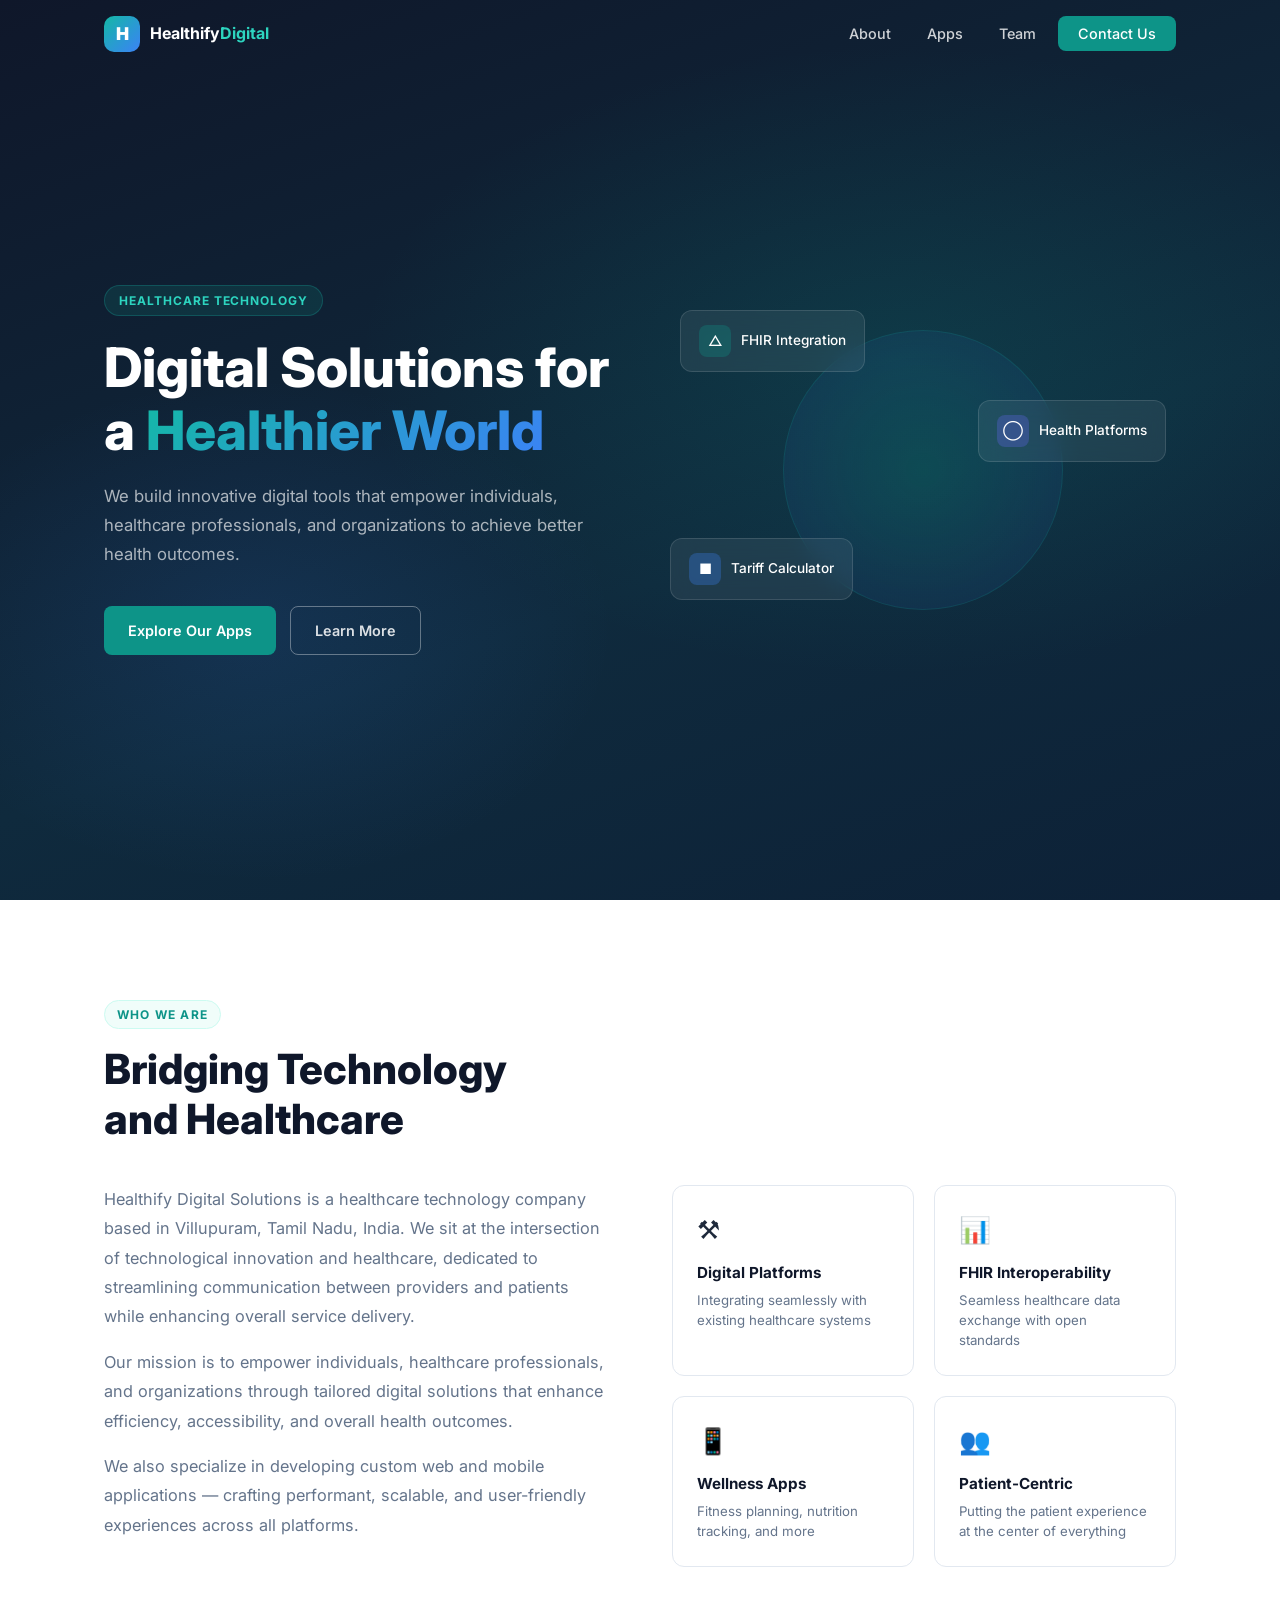
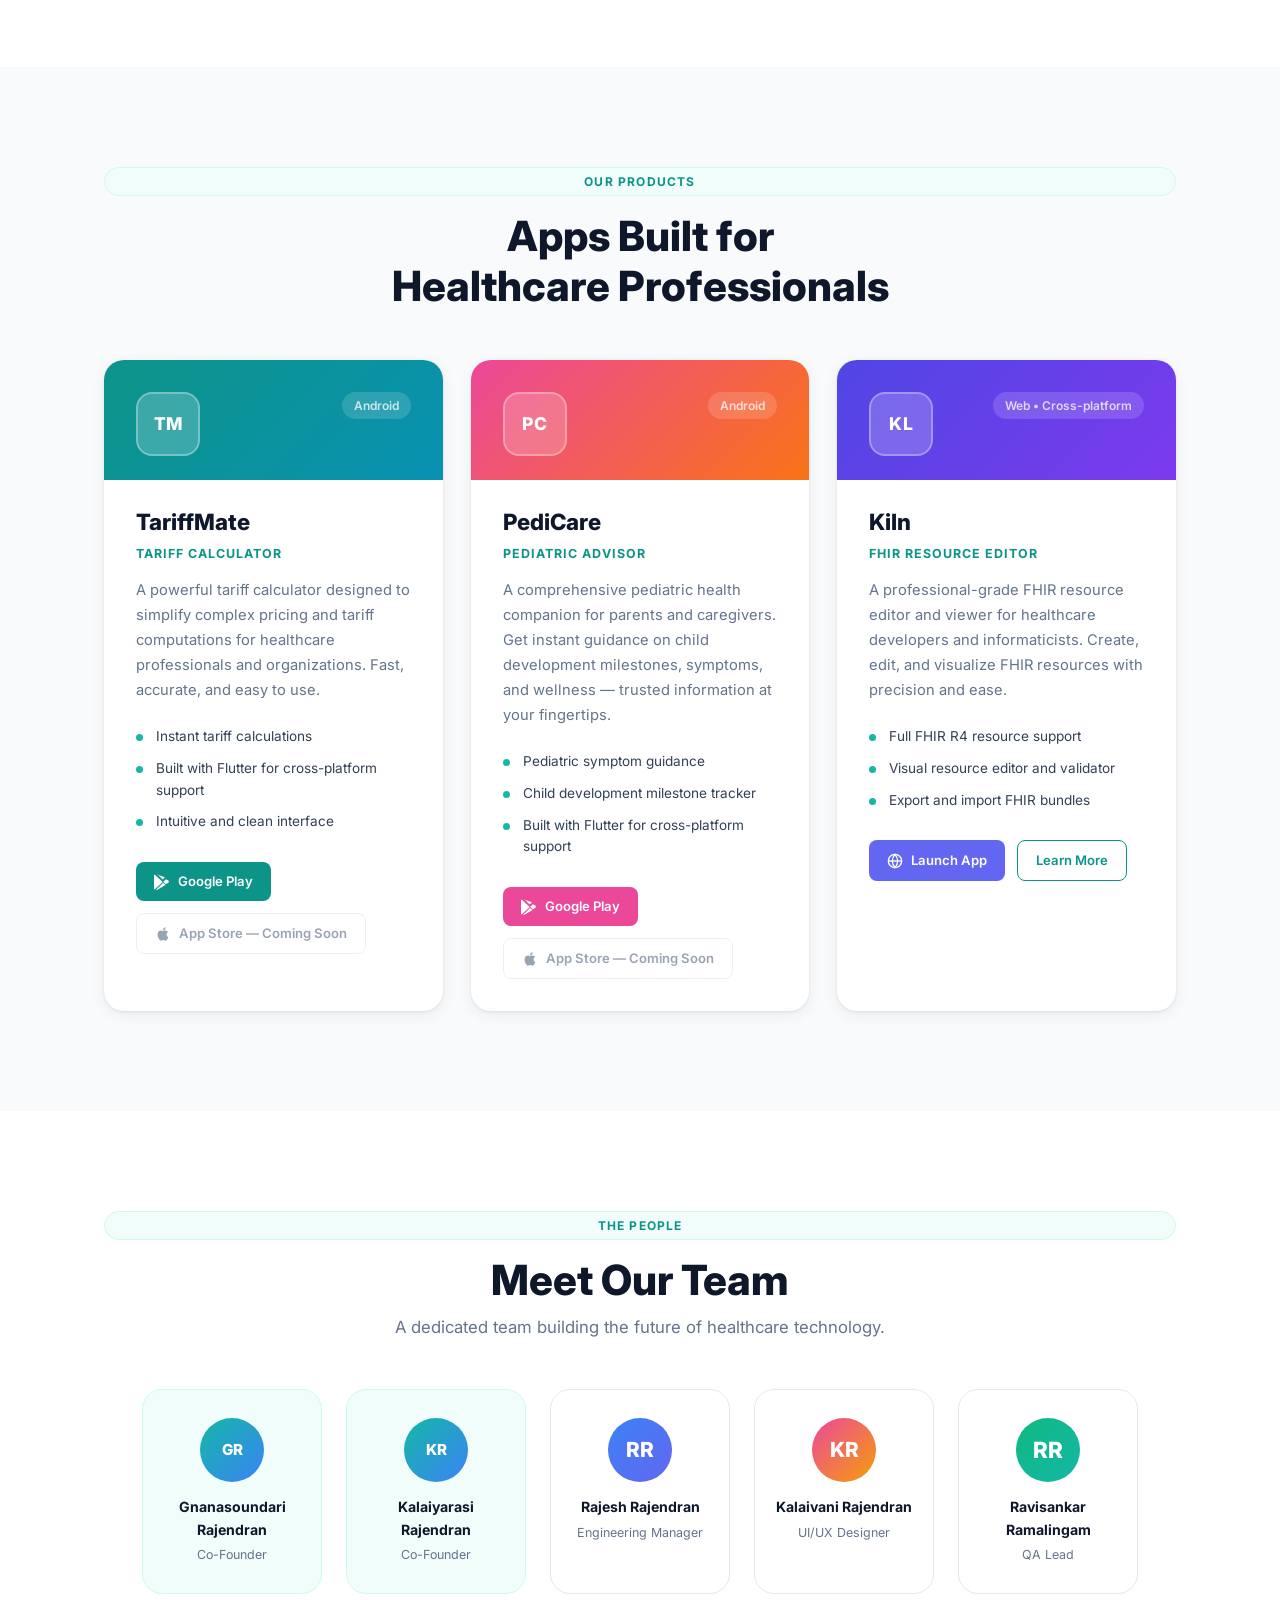
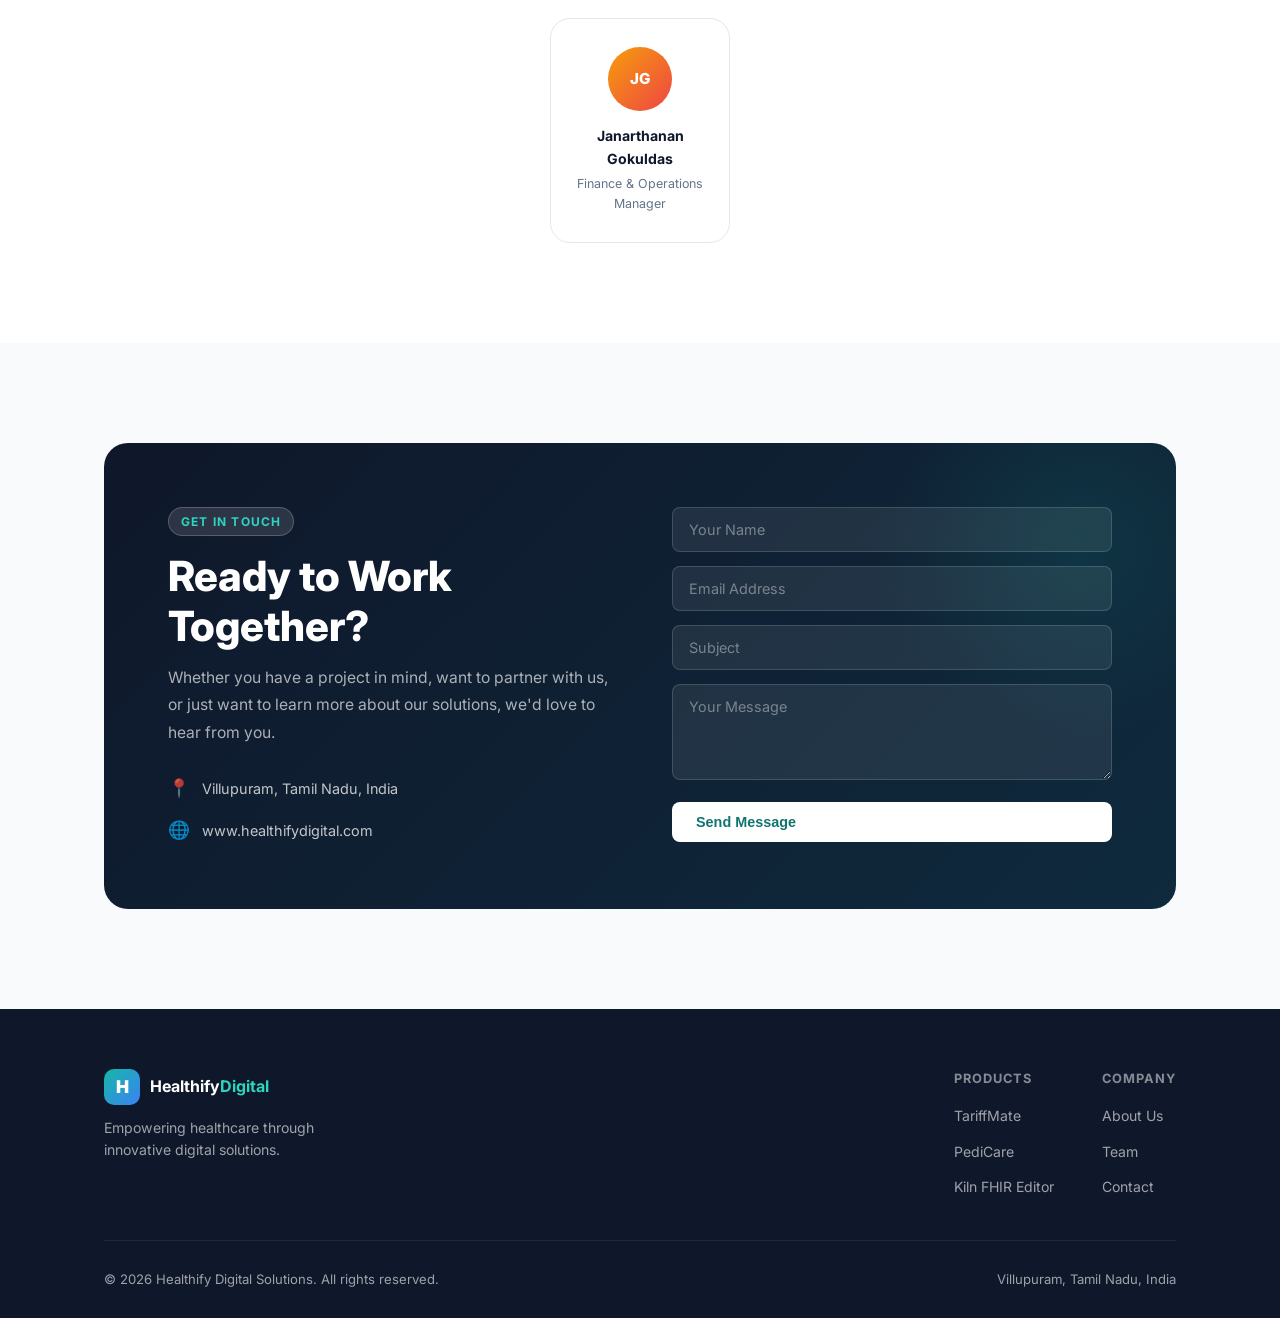
<file: index.html>
<!DOCTYPE html>
<html lang="en">
<head>
  <meta charset="UTF-8" />
  <meta name="viewport" content="width=device-width, initial-scale=1.0" />
  <title>Healthify Digital Solutions</title>
  <link rel="stylesheet" href="style.css" />
  <link href="https://fonts.googleapis.com/css2?family=Inter:wght@300;400;500;600;700;800&display=swap" rel="stylesheet" />
</head>
<body>

  <!-- Navigation -->
  <nav class="navbar" id="navbar">
    <div class="nav-container">
      <a href="#home" class="nav-logo">
        <span class="logo-icon">H</span>
        <span class="logo-text">Healthify<span class="logo-accent">Digital</span></span>
      </a>
      <ul class="nav-links" id="navLinks">
        <li><a href="#about">About</a></li>
        <li><a href="#apps">Apps</a></li>
        <li><a href="#team">Team</a></li>
        <li><a href="#contact" class="nav-cta">Contact Us</a></li>
      </ul>
      <button class="nav-toggle" id="navToggle" aria-label="Toggle menu">
        <span></span><span></span><span></span>
      </button>
    </div>
  </nav>

  <!-- Hero -->
  <section class="hero" id="home">
    <div class="hero-bg"></div>
    <div class="container">
      <div class="hero-content">
        <span class="hero-badge">Healthcare Technology</span>
        <h1 class="hero-title">
          Digital Solutions for a <span class="gradient-text">Healthier World</span>
        </h1>
        <p class="hero-subtitle">
          We build innovative digital tools that empower individuals, healthcare professionals,
          and organizations to achieve better health outcomes.
        </p>
        <div class="hero-actions">
          <a href="#apps" class="btn btn-primary">Explore Our Apps</a>
          <a href="#about" class="btn btn-ghost">Learn More</a>
        </div>
      </div>
      <div class="hero-visual">
        <div class="hero-card card-1">
          <div class="card-icon teal">&#9651;</div>
          <span>FHIR Integration</span>
        </div>
        <div class="hero-card card-2">
          <div class="card-icon blue">&#9632;</div>
          <span>Tariff Calculator</span>
        </div>
        <div class="hero-card card-3">
          <div class="card-icon indigo">&#9711;</div>
          <span>Health Platforms</span>
        </div>
        <div class="hero-orb"></div>
      </div>
    </div>
  </section>

  <!-- About -->
  <section class="about" id="about">
    <div class="container">
      <div class="section-label">Who We Are</div>
      <h2 class="section-title">Bridging Technology <br/> and Healthcare</h2>
      <div class="about-grid">
        <div class="about-text">
          <p>
            Healthify Digital Solutions is a healthcare technology company based in
            Villupuram, Tamil Nadu, India. We sit at the intersection of technological
            innovation and healthcare, dedicated to streamlining communication between
            providers and patients while enhancing overall service delivery.
          </p>
          <p>
            Our mission is to empower individuals, healthcare professionals, and organizations
            through tailored digital solutions that enhance efficiency, accessibility,
            and overall health outcomes.
          </p>
          <p>
            We also specialize in developing custom web and mobile applications — crafting
            performant, scalable, and user-friendly experiences across all platforms.
          </p>
        </div>
        <div class="about-pillars">
          <div class="pillar">
            <div class="pillar-icon">&#9874;</div>
            <h4>Digital Platforms</h4>
            <p>Integrating seamlessly with existing healthcare systems</p>
          </div>
          <div class="pillar">
            <div class="pillar-icon">&#128202;</div>
            <h4>FHIR Interoperability</h4>
            <p>Seamless healthcare data exchange with open standards</p>
          </div>
          <div class="pillar">
            <div class="pillar-icon">&#128241;</div>
            <h4>Wellness Apps</h4>
            <p>Fitness planning, nutrition tracking, and more</p>
          </div>
          <div class="pillar">
            <div class="pillar-icon">&#128101;</div>
            <h4>Patient-Centric</h4>
            <p>Putting the patient experience at the center of everything</p>
          </div>
        </div>
      </div>
    </div>
  </section>

  <!-- Apps -->
  <section class="apps" id="apps">
    <div class="container">
      <div class="section-label">Our Products</div>
      <h2 class="section-title">Apps Built for <br/>Healthcare Professionals</h2>
      <div class="apps-grid">

        <!-- TariffMate -->
        <div class="app-card" data-aos="fade-up">
          <div class="app-card-header tariffmate-header">
            <div class="app-icon-wrap">
              <div class="app-icon tariffmate-icon">TM</div>
            </div>
            <span class="app-platform">Android</span>
          </div>
          <div class="app-card-body">
            <h3>TariffMate</h3>
            <p class="app-tag">Tariff Calculator</p>
            <p class="app-desc">
              A powerful tariff calculator designed to simplify complex pricing and tariff
              computations for healthcare professionals and organizations. Fast, accurate,
              and easy to use.
            </p>
            <ul class="app-features">
              <li>Instant tariff calculations</li>
              <li>Built with Flutter for cross-platform support</li>
              <li>Intuitive and clean interface</li>
            </ul>
            <div class="app-actions">
              <a href="https://play.google.com/store/apps/details?id=com.healthifydigital.apps.tariffmate" target="_blank" rel="noopener" class="btn btn-primary btn-sm">
                <svg width="16" height="16" viewBox="0 0 24 24" fill="currentColor"><path d="M3.18 23.76a2.07 2.07 0 001.91-.18l12.19-7.04-3.44-3.44-10.66 10.66zM20.9 9.5L17.85 7.7 14.1 11.44l3.76 3.76 3.06-1.81a2.08 2.08 0 000-3.89zM.9.79A2.07 2.07 0 00.01 2.5v19a2.06 2.06 0 00.89 1.71L13.03 12 .9.79zM5.09.42L13.03 8.37l3.44-3.44L4.28.6A2.08 2.08 0 005.09.42z"/></svg>
                Google Play
              </a>
              <span class="btn btn-coming-soon btn-sm">
                <svg width="16" height="16" viewBox="0 0 24 24" fill="currentColor"><path d="M18.71 19.5c-.83 1.24-1.71 2.45-3.05 2.47-1.34.03-1.77-.79-3.29-.79-1.53 0-2 .77-3.27.82-1.31.05-2.3-1.32-3.14-2.53C4.25 17 2.94 12.45 4.7 9.39c.87-1.52 2.43-2.48 4.12-2.51 1.28-.02 2.5.87 3.29.87.78 0 2.26-1.07 3.8-.91.65.03 2.47.26 3.64 1.98l-.09.06c-.22.15-2.19 1.28-2.17 3.81.03 3.02 2.65 4.03 2.68 4.04-.03.07-.42 1.44-1.38 2.73M13 3.5c.73-.83 1.94-1.46 2.94-1.5.13 1.17-.34 2.35-1.04 3.19-.69.85-1.83 1.51-2.95 1.42-.15-1.15.41-2.35 1.05-3.11z"/></svg>
                App Store — Coming Soon
              </span>
            </div>
          </div>
        </div>

        <!-- PediCare -->
        <div class="app-card" data-aos="fade-up" data-aos-delay="100">
          <div class="app-card-header pedicare-header">
            <div class="app-icon-wrap">
              <div class="app-icon pedicare-icon">PC</div>
            </div>
            <span class="app-platform">Android</span>
          </div>
          <div class="app-card-body">
            <h3>PediCare</h3>
            <p class="app-tag">Pediatric Advisor</p>
            <p class="app-desc">
              A comprehensive pediatric health companion for parents and caregivers. Get
              instant guidance on child development milestones, symptoms, and wellness
              — trusted information at your fingertips.
            </p>
            <ul class="app-features">
              <li>Pediatric symptom guidance</li>
              <li>Child development milestone tracker</li>
              <li>Built with Flutter for cross-platform support</li>
            </ul>
            <div class="app-actions">
              <a href="https://play.google.com/store/apps/details?id=com.healthifydigital.apps.pedicare" target="_blank" rel="noopener" class="btn btn-primary btn-sm" style="background: #ec4899;">
                <svg width="16" height="16" viewBox="0 0 24 24" fill="currentColor"><path d="M3.18 23.76a2.07 2.07 0 001.91-.18l12.19-7.04-3.44-3.44-10.66 10.66zM20.9 9.5L17.85 7.7 14.1 11.44l3.76 3.76 3.06-1.81a2.08 2.08 0 000-3.89zM.9.79A2.07 2.07 0 00.01 2.5v19a2.06 2.06 0 00.89 1.71L13.03 12 .9.79zM5.09.42L13.03 8.37l3.44-3.44L4.28.6A2.08 2.08 0 005.09.42z"/></svg>
                Google Play
              </a>
              <span class="btn btn-coming-soon btn-sm">
                <svg width="16" height="16" viewBox="0 0 24 24" fill="currentColor"><path d="M18.71 19.5c-.83 1.24-1.71 2.45-3.05 2.47-1.34.03-1.77-.79-3.29-.79-1.53 0-2 .77-3.27.82-1.31.05-2.3-1.32-3.14-2.53C4.25 17 2.94 12.45 4.7 9.39c.87-1.52 2.43-2.48 4.12-2.51 1.28-.02 2.5.87 3.29.87.78 0 2.26-1.07 3.8-.91.65.03 2.47.26 3.64 1.98l-.09.06c-.22.15-2.19 1.28-2.17 3.81.03 3.02 2.65 4.03 2.68 4.04-.03.07-.42 1.44-1.38 2.73M13 3.5c.73-.83 1.94-1.46 2.94-1.5.13 1.17-.34 2.35-1.04 3.19-.69.85-1.83 1.51-2.95 1.42-.15-1.15.41-2.35 1.05-3.11z"/></svg>
                App Store — Coming Soon
              </span>
            </div>
          </div>
        </div>

        <!-- Kiln -->
        <div class="app-card" data-aos="fade-up" data-aos-delay="200">
          <div class="app-card-header kiln-header">
            <div class="app-icon-wrap">
              <div class="app-icon kiln-icon">KL</div>
            </div>
            <span class="app-platform">Web &bull; Cross-platform</span>
          </div>
          <div class="app-card-body">
            <h3>Kiln</h3>
            <p class="app-tag">FHIR Resource Editor</p>
            <p class="app-desc">
              A professional-grade FHIR resource editor and viewer for healthcare developers
              and informaticists. Create, edit, and visualize FHIR resources with precision
              and ease.
            </p>
            <ul class="app-features">
              <li>Full FHIR R4 resource support</li>
              <li>Visual resource editor and validator</li>
              <li>Export and import FHIR bundles</li>
            </ul>
            <div class="app-actions">
              <a href="#" class="btn btn-primary btn-sm kiln-btn">
                <svg width="16" height="16" viewBox="0 0 24 24" fill="none" stroke="currentColor" stroke-width="2"><circle cx="12" cy="12" r="10"/><line x1="2" y1="12" x2="22" y2="12"/><path d="M12 2a15.3 15.3 0 014 10 15.3 15.3 0 01-4 10 15.3 15.3 0 01-4-10 15.3 15.3 0 014-10z"/></svg>
                Launch App
              </a>
              <a href="#" class="btn btn-outline btn-sm">Learn More</a>
            </div>
          </div>
        </div>

      </div>
    </div>
  </section>

  <!-- Team -->
  <section class="team" id="team">
    <div class="container">
      <div class="section-label">The People</div>
      <h2 class="section-title">Meet Our Team</h2>
      <p class="section-subtitle">A dedicated team building the future of healthcare technology.</p>
      <div class="team-grid">
        <div class="team-card founder">
          <div class="team-avatar">GR</div>
          <h4>Gnanasoundari Rajendran</h4>
          <p>Co-Founder</p>
        </div>
        <div class="team-card founder">
          <div class="team-avatar">KR</div>
          <h4>Kalaiyarasi Rajendran</h4>
          <p>Co-Founder</p>
        </div>
        <div class="team-card">
          <div class="team-avatar eng">RR</div>
          <h4>Rajesh Rajendran</h4>
          <p>Engineering Manager</p>
        </div>
        <div class="team-card">
          <div class="team-avatar des">KR</div>
          <h4>Kalaivani Rajendran</h4>
          <p>UI/UX Designer</p>
        </div>
        <div class="team-card">
          <div class="team-avatar qa">RR</div>
          <h4>Ravisankar Ramalingam</h4>
          <p>QA Lead</p>
        </div>
        <div class="team-card">
          <div class="team-avatar fin">JG</div>
          <h4>Janarthanan Gokuldas</h4>
          <p>Finance & Operations Manager</p>
        </div>
      </div>
    </div>
  </section>

  <!-- Contact -->
  <section class="contact" id="contact">
    <div class="container">
      <div class="contact-card">
        <div class="contact-info">
          <div class="section-label light">Get In Touch</div>
          <h2 class="section-title light">Ready to Work <br/>Together?</h2>
          <p>
            Whether you have a project in mind, want to partner with us, or just want
            to learn more about our solutions, we'd love to hear from you.
          </p>
          <div class="contact-details">
            <div class="contact-item">
              <span class="contact-icon">&#128205;</span>
              <span>Villupuram, Tamil Nadu, India</span>
            </div>
            <div class="contact-item">
              <span class="contact-icon">&#127760;</span>
              <span>www.healthifydigital.com</span>
            </div>
          </div>
        </div>
        <form class="contact-form" onsubmit="handleSubmit(event)">
          <!-- Web3Forms: replace YOUR_ACCESS_KEY with the key from web3forms.com -->
          <input type="hidden" name="access_key" value="f5ae326e-b403-4b2b-ad51-0164c7ed6e3f" />
          <input type="hidden" name="subject" value="New message from Healthify Digital website" />
          <input type="hidden" name="from_name" value="Healthify Digital Contact Form" />
          <input type="checkbox" name="botcheck" style="display:none;" />
          <div class="form-group">
            <input type="text" name="name" placeholder="Your Name" required />
          </div>
          <div class="form-group">
            <input type="email" name="email" placeholder="Email Address" required />
          </div>
          <div class="form-group">
            <input type="text" name="subject_message" placeholder="Subject" />
          </div>
          <div class="form-group">
            <textarea name="message" placeholder="Your Message" rows="4" required></textarea>
          </div>
          <button type="submit" class="btn btn-white">Send Message</button>
          <p class="form-success" id="formSuccess">Message sent! We'll get back to you soon.</p>
          <p class="form-error" id="formError">Something went wrong. Please try again.</p>
        </form>
      </div>
    </div>
  </section>

  <!-- Footer -->
  <footer class="footer">
    <div class="container">
      <div class="footer-top">
        <div class="footer-brand">
          <a href="#home" class="nav-logo">
            <span class="logo-icon">H</span>
            <span class="logo-text">Healthify<span class="logo-accent">Digital</span></span>
          </a>
          <p>Empowering healthcare through innovative digital solutions.</p>
        </div>
        <div class="footer-links">
          <div class="footer-col">
            <h5>Products</h5>
            <ul>
              <li><a href="#apps">TariffMate</a></li>
              <li><a href="#apps">PediCare</a></li>
              <li><a href="#apps">Kiln FHIR Editor</a></li>
            </ul>
          </div>
          <div class="footer-col">
            <h5>Company</h5>
            <ul>
              <li><a href="#about">About Us</a></li>
              <li><a href="#team">Team</a></li>
              <li><a href="#contact">Contact</a></li>
            </ul>
          </div>
        </div>
      </div>
      <div class="footer-bottom">
        <p>&copy; 2026 Healthify Digital Solutions. All rights reserved.</p>
        <p>Villupuram, Tamil Nadu, India</p>
      </div>
    </div>
  </footer>

  <script src="script.js"></script>
</body>
</html>
</file>
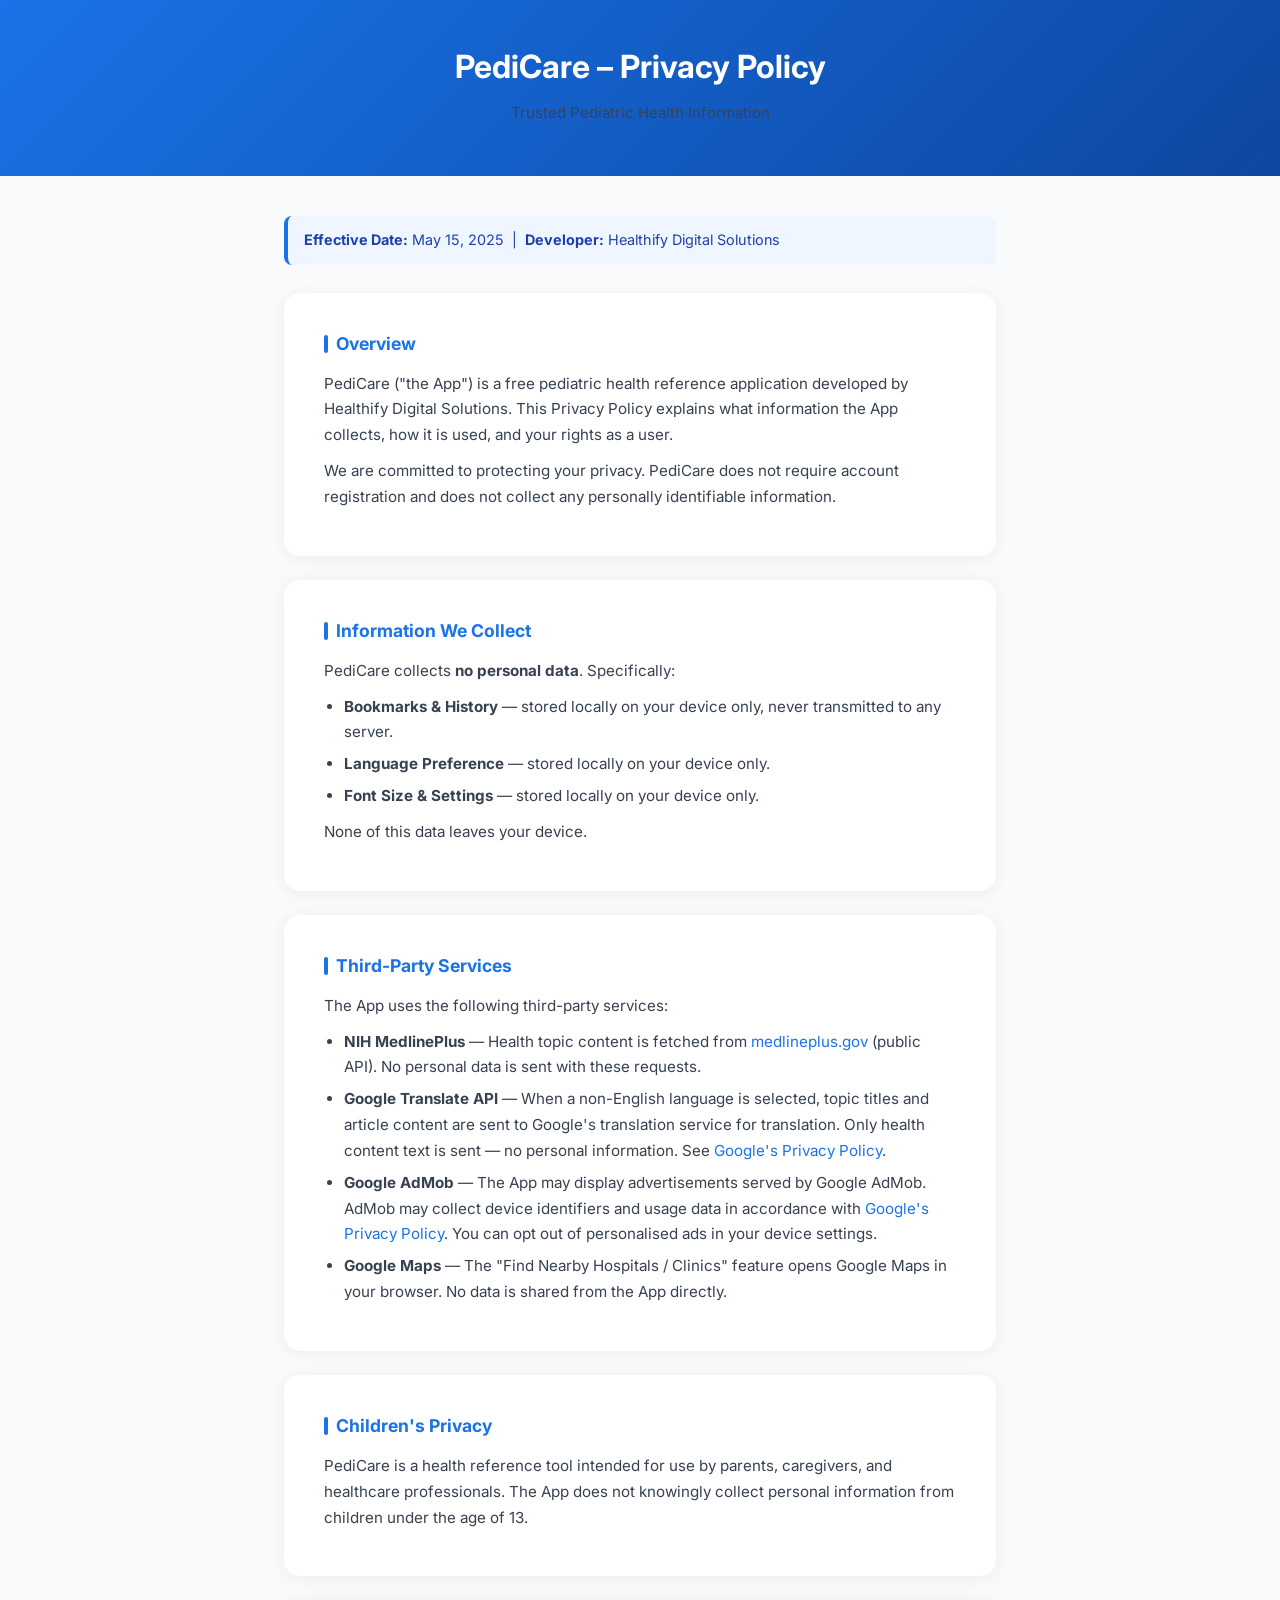
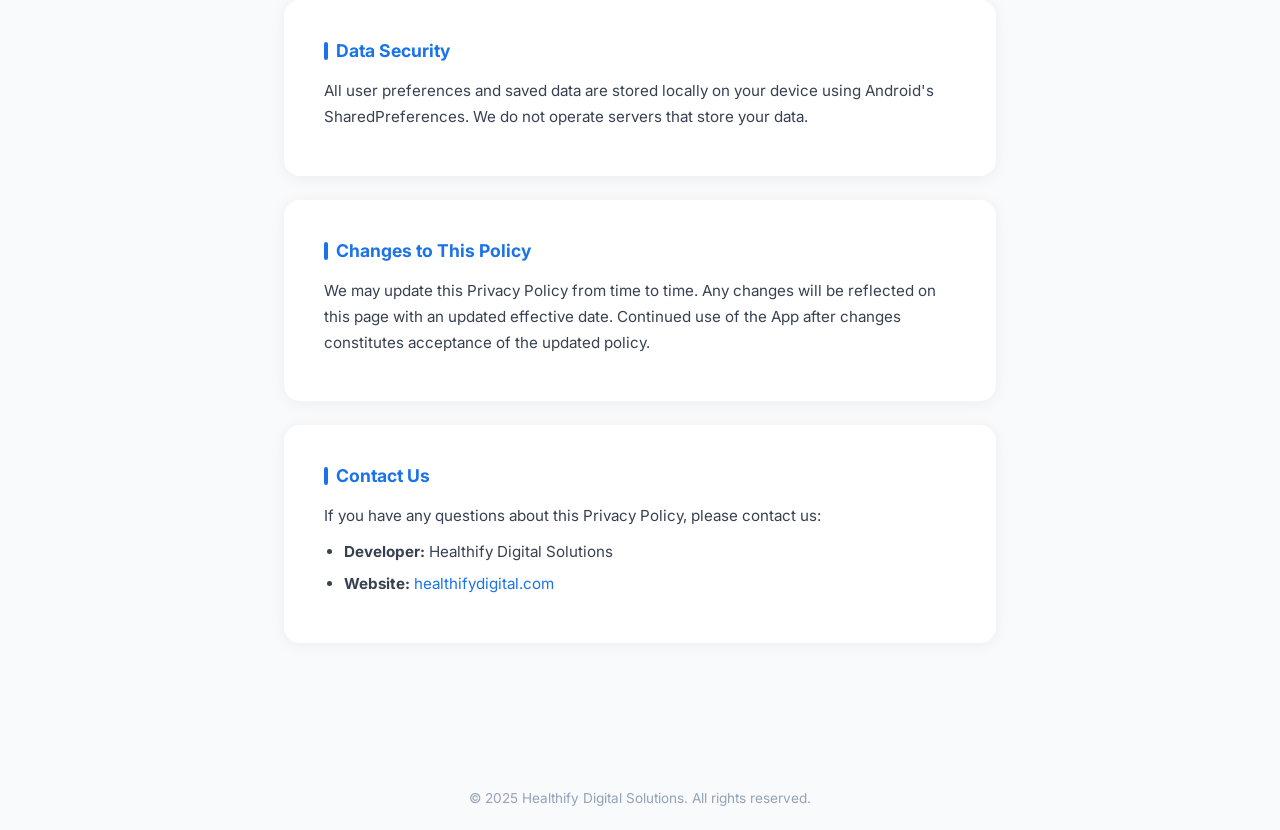
<file: privacy-pedicare.html>
<!DOCTYPE html>
<html lang="en">
<head>
  <meta charset="UTF-8" />
  <meta name="viewport" content="width=device-width, initial-scale=1.0" />
  <title>PediCare – Privacy Policy</title>
  <link href="https://fonts.googleapis.com/css2?family=Inter:wght@300;400;500;600;700&display=swap" rel="stylesheet" />
  <style>
    *, *::before, *::after { box-sizing: border-box; margin: 0; padding: 0; }
    body {
      font-family: 'Inter', sans-serif;
      background: #f8fafc;
      color: #1e293b;
      line-height: 1.7;
    }
    header {
      background: linear-gradient(135deg, #1a73e8 0%, #0d47a1 100%);
      padding: 40px 24px;
      text-align: center;
      color: white;
    }
    header h1 { font-size: 2rem; font-weight: 700; margin-bottom: 6px; }
    header p { font-size: 0.95rem; opacity: 0.85; }
    .container {
      max-width: 760px;
      margin: 40px auto;
      padding: 0 24px 60px;
    }
    .card {
      background: white;
      border-radius: 16px;
      padding: 36px 40px;
      box-shadow: 0 2px 16px rgba(0,0,0,0.06);
      margin-bottom: 24px;
    }
    h2 {
      font-size: 1.1rem;
      font-weight: 700;
      color: #1a73e8;
      margin-bottom: 12px;
      display: flex;
      align-items: center;
      gap: 8px;
    }
    h2::before {
      content: '';
      display: inline-block;
      width: 4px;
      height: 18px;
      background: #1a73e8;
      border-radius: 2px;
    }
    p { margin-bottom: 10px; font-size: 0.95rem; color: #374151; }
    ul { padding-left: 20px; margin-bottom: 10px; }
    ul li { font-size: 0.95rem; color: #374151; margin-bottom: 6px; }
    .effective {
      background: #eff6ff;
      border-left: 4px solid #1a73e8;
      padding: 12px 16px;
      border-radius: 8px;
      font-size: 0.9rem;
      color: #1e40af;
      margin-bottom: 28px;
    }
    footer {
      text-align: center;
      font-size: 0.85rem;
      color: #94a3b8;
      padding: 20px;
    }
    a { color: #1a73e8; text-decoration: none; }
    a:hover { text-decoration: underline; }
  </style>
</head>
<body>

<header>
  <h1>PediCare – Privacy Policy</h1>
  <p>Trusted Pediatric Health Information</p>
</header>

<div class="container">

  <div class="effective">
    <strong>Effective Date:</strong> May 15, 2025 &nbsp;|&nbsp;
    <strong>Developer:</strong> Healthify Digital Solutions
  </div>

  <div class="card">
    <h2>Overview</h2>
    <p>
      PediCare ("the App") is a free pediatric health reference application developed by
      Healthify Digital Solutions. This Privacy Policy explains what information the App
      collects, how it is used, and your rights as a user.
    </p>
    <p>
      We are committed to protecting your privacy. PediCare does not require account
      registration and does not collect any personally identifiable information.
    </p>
  </div>

  <div class="card">
    <h2>Information We Collect</h2>
    <p>PediCare collects <strong>no personal data</strong>. Specifically:</p>
    <ul>
      <li><strong>Bookmarks &amp; History</strong> — stored locally on your device only, never transmitted to any server.</li>
      <li><strong>Language Preference</strong> — stored locally on your device only.</li>
      <li><strong>Font Size &amp; Settings</strong> — stored locally on your device only.</li>
    </ul>
    <p>None of this data leaves your device.</p>
  </div>

  <div class="card">
    <h2>Third-Party Services</h2>
    <p>The App uses the following third-party services:</p>
    <ul>
      <li>
        <strong>NIH MedlinePlus</strong> — Health topic content is fetched from
        <a href="https://medlineplus.gov" target="_blank">medlineplus.gov</a> (public API).
        No personal data is sent with these requests.
      </li>
      <li>
        <strong>Google Translate API</strong> — When a non-English language is selected,
        topic titles and article content are sent to Google's translation service for
        translation. Only health content text is sent — no personal information.
        See <a href="https://policies.google.com/privacy" target="_blank">Google's Privacy Policy</a>.
      </li>
      <li>
        <strong>Google AdMob</strong> — The App may display advertisements served by
        Google AdMob. AdMob may collect device identifiers and usage data in accordance
        with <a href="https://policies.google.com/privacy" target="_blank">Google's Privacy Policy</a>.
        You can opt out of personalised ads in your device settings.
      </li>
      <li>
        <strong>Google Maps</strong> — The "Find Nearby Hospitals / Clinics" feature
        opens Google Maps in your browser. No data is shared from the App directly.
      </li>
    </ul>
  </div>

  <div class="card">
    <h2>Children's Privacy</h2>
    <p>
      PediCare is a health reference tool intended for use by parents, caregivers, and
      healthcare professionals. The App does not knowingly collect personal information
      from children under the age of 13.
    </p>
  </div>

  <div class="card">
    <h2>Data Security</h2>
    <p>
      All user preferences and saved data are stored locally on your device using
      Android's SharedPreferences. We do not operate servers that store your data.
    </p>
  </div>

  <div class="card">
    <h2>Changes to This Policy</h2>
    <p>
      We may update this Privacy Policy from time to time. Any changes will be reflected
      on this page with an updated effective date. Continued use of the App after changes
      constitutes acceptance of the updated policy.
    </p>
  </div>

  <div class="card">
    <h2>Contact Us</h2>
    <p>If you have any questions about this Privacy Policy, please contact us:</p>
    <ul>
      <li><strong>Developer:</strong> Healthify Digital Solutions</li>
      <li><strong>Website:</strong> <a href="https://healthifydigital.com">healthifydigital.com</a></li>
    </ul>
  </div>

</div>

<footer>
  &copy; 2025 Healthify Digital Solutions. All rights reserved.
</footer>

</body>
</html>
</file>
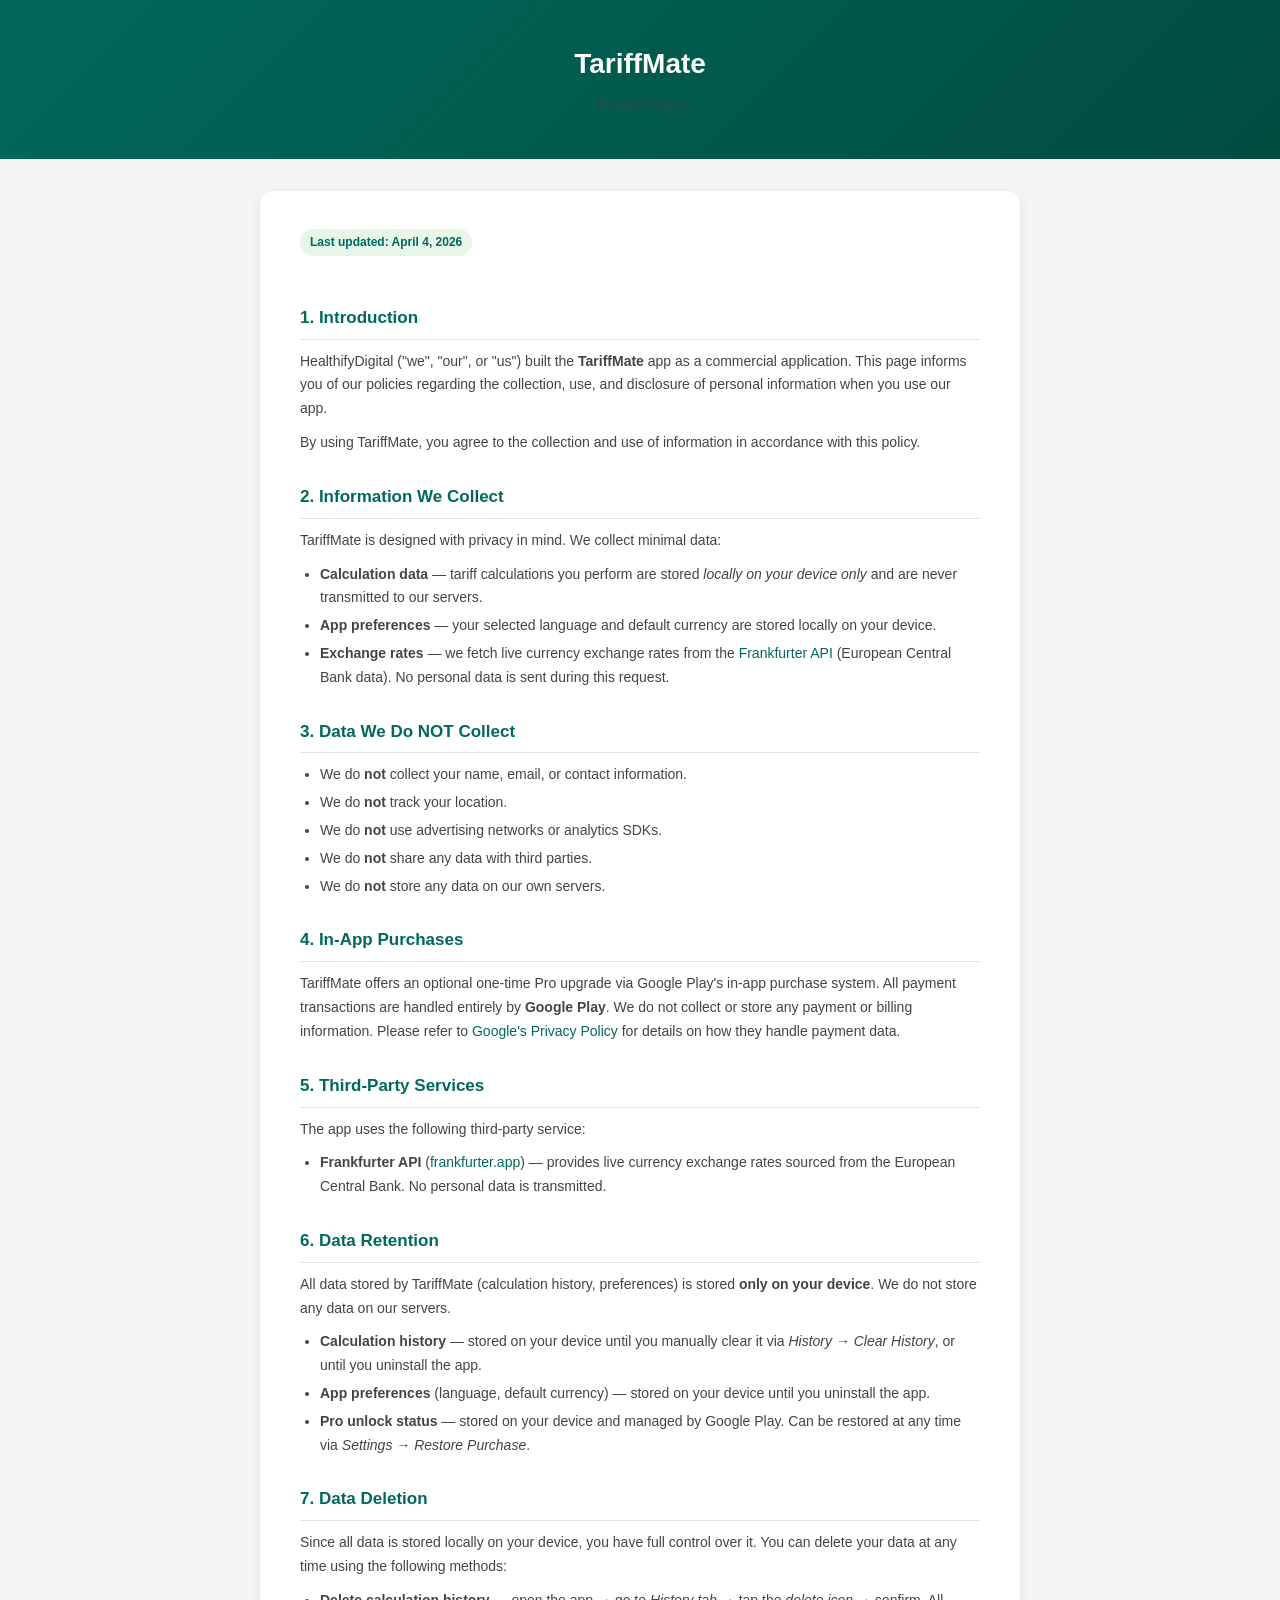
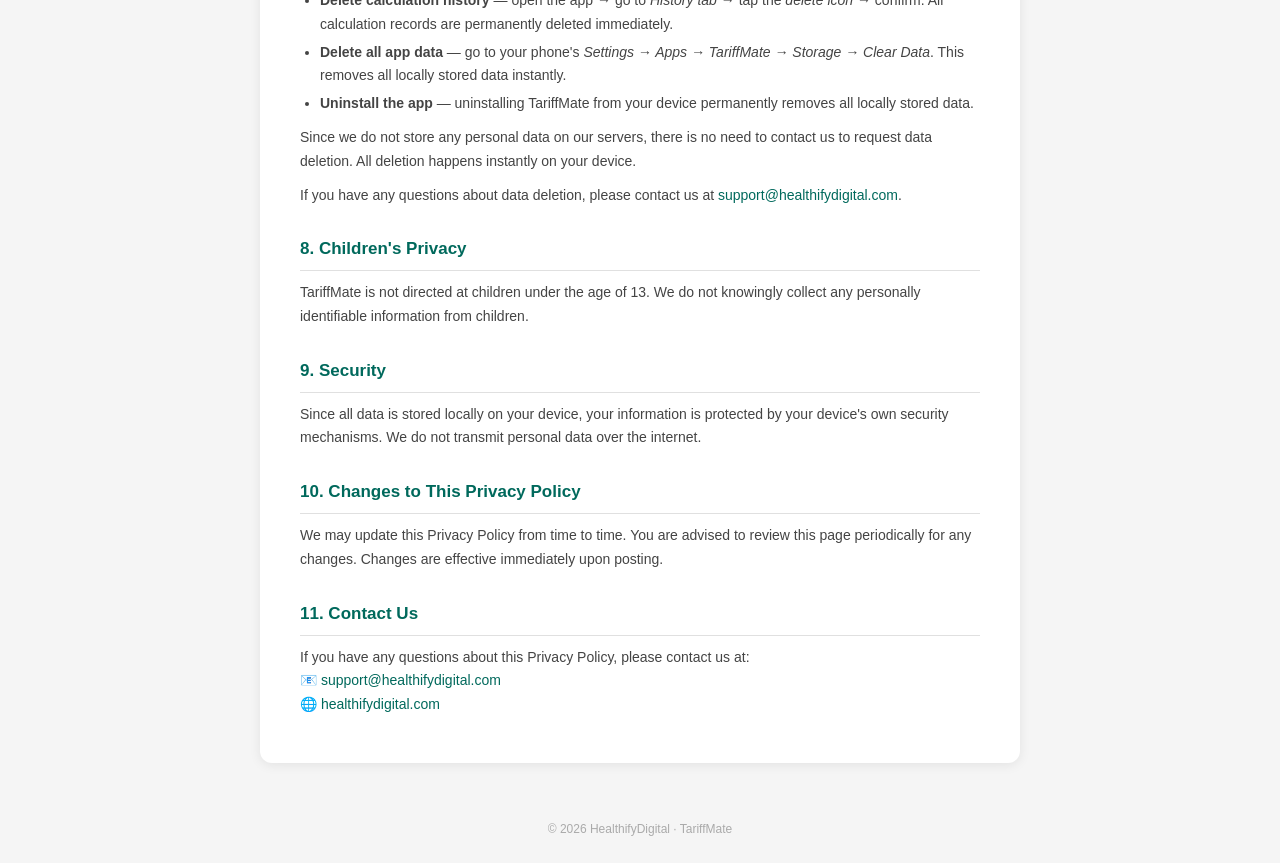
<file: privacy_policy.html>
<!DOCTYPE html>
<html lang="en">
<head>
  <meta charset="UTF-8" />
  <meta name="viewport" content="width=device-width, initial-scale=1.0" />
  <title>TariffMate – Privacy Policy</title>
  <style>
    * { box-sizing: border-box; margin: 0; padding: 0; }
    body {
      font-family: -apple-system, BlinkMacSystemFont, 'Segoe UI', Roboto, sans-serif;
      background: #f5f5f5;
      color: #333;
      line-height: 1.7;
    }
    header {
      background: linear-gradient(135deg, #00695C, #004D40);
      color: #fff;
      padding: 40px 24px 32px;
      text-align: center;
    }
    header h1 { font-size: 28px; margin-bottom: 6px; }
    header p  { font-size: 14px; opacity: 0.8; }
    .container {
      max-width: 760px;
      margin: 32px auto;
      background: #fff;
      border-radius: 12px;
      box-shadow: 0 2px 12px rgba(0,0,0,0.08);
      padding: 36px 40px;
    }
    h2 {
      font-size: 17px;
      color: #00695C;
      margin: 28px 0 10px;
      padding-bottom: 6px;
      border-bottom: 1px solid #e0e0e0;
    }
    h2:first-child { margin-top: 0; }
    p  { font-size: 14px; margin-bottom: 10px; color: #444; }
    ul { padding-left: 20px; margin-bottom: 10px; }
    li { font-size: 14px; color: #444; margin-bottom: 4px; }
    a  { color: #00695C; text-decoration: none; }
    a:hover { text-decoration: underline; }
    .badge {
      display: inline-block;
      background: #E8F5E9;
      color: #00695C;
      font-size: 12px;
      font-weight: 600;
      padding: 3px 10px;
      border-radius: 20px;
      margin-bottom: 20px;
    }
    footer {
      text-align: center;
      font-size: 12px;
      color: #aaa;
      padding: 24px;
    }
  </style>
</head>
<body>

<header>
  <h1>TariffMate</h1>
  <p>Privacy Policy</p>
</header>

<div class="container">
  <span class="badge">Last updated: April 4, 2026</span>

  <h2>1. Introduction</h2>
  <p>
    HealthifyDigital ("we", "our", or "us") built the <strong>TariffMate</strong> app as a
    commercial application. This page informs you of our policies regarding the collection,
    use, and disclosure of personal information when you use our app.
  </p>
  <p>
    By using TariffMate, you agree to the collection and use of information in accordance
    with this policy.
  </p>

  <h2>2. Information We Collect</h2>
  <p>TariffMate is designed with privacy in mind. We collect minimal data:</p>
  <ul>
    <li>
      <strong>Calculation data</strong> — tariff calculations you perform are stored
      <em>locally on your device only</em> and are never transmitted to our servers.
    </li>
    <li>
      <strong>App preferences</strong> — your selected language and default currency are
      stored locally on your device.
    </li>
    <li>
      <strong>Exchange rates</strong> — we fetch live currency exchange rates from the
      <a href="https://www.frankfurter.app" target="_blank">Frankfurter API</a>
      (European Central Bank data). No personal data is sent during this request.
    </li>
  </ul>

  <h2>3. Data We Do NOT Collect</h2>
  <ul>
    <li>We do <strong>not</strong> collect your name, email, or contact information.</li>
    <li>We do <strong>not</strong> track your location.</li>
    <li>We do <strong>not</strong> use advertising networks or analytics SDKs.</li>
    <li>We do <strong>not</strong> share any data with third parties.</li>
    <li>We do <strong>not</strong> store any data on our own servers.</li>
  </ul>

  <h2>4. In-App Purchases</h2>
  <p>
    TariffMate offers an optional one-time Pro upgrade via Google Play's in-app purchase
    system. All payment transactions are handled entirely by <strong>Google Play</strong>.
    We do not collect or store any payment or billing information.
    Please refer to
    <a href="https://policies.google.com/privacy" target="_blank">Google's Privacy Policy</a>
    for details on how they handle payment data.
  </p>

  <h2>5. Third-Party Services</h2>
  <p>The app uses the following third-party service:</p>
  <ul>
    <li>
      <strong>Frankfurter API</strong> (<a href="https://www.frankfurter.app" target="_blank">frankfurter.app</a>)
      — provides live currency exchange rates sourced from the European Central Bank.
      No personal data is transmitted.
    </li>
  </ul>

  <h2>6. Data Retention</h2>
  <p>
    All data stored by TariffMate (calculation history, preferences) is stored
    <strong>only on your device</strong>. We do not store any data on our servers.
  </p>
  <ul>
    <li>
      <strong>Calculation history</strong> — stored on your device until you manually
      clear it via <em>History → Clear History</em>, or until you uninstall the app.
    </li>
    <li>
      <strong>App preferences</strong> (language, default currency) — stored on your
      device until you uninstall the app.
    </li>
    <li>
      <strong>Pro unlock status</strong> — stored on your device and managed by
      Google Play. Can be restored at any time via <em>Settings → Restore Purchase</em>.
    </li>
  </ul>

  <h2>7. Data Deletion</h2>
  <p>
    Since all data is stored locally on your device, you have full control over it.
    You can delete your data at any time using the following methods:
  </p>
  <ul>
    <li>
      <strong>Delete calculation history</strong> — open the app → go to
      <em>History tab</em> → tap the <em>delete icon</em> → confirm. All calculation
      records are permanently deleted immediately.
    </li>
    <li>
      <strong>Delete all app data</strong> — go to your phone's
      <em>Settings → Apps → TariffMate → Storage → Clear Data</em>.
      This removes all locally stored data instantly.
    </li>
    <li>
      <strong>Uninstall the app</strong> — uninstalling TariffMate from your device
      permanently removes all locally stored data.
    </li>
  </ul>
  <p>
    Since we do not store any personal data on our servers, there is no need to
    contact us to request data deletion. All deletion happens instantly on your device.
  </p>
  <p>
    If you have any questions about data deletion, please contact us at
    <a href="mailto:support@healthifydigital.com">support@healthifydigital.com</a>.
  </p>

  <h2>8. Children's Privacy</h2>
  <p>
    TariffMate is not directed at children under the age of 13. We do not knowingly collect
    any personally identifiable information from children.
  </p>

  <h2>9. Security</h2>
  <p>
    Since all data is stored locally on your device, your information is protected by your
    device's own security mechanisms. We do not transmit personal data over the internet.
  </p>

  <h2>10. Changes to This Privacy Policy</h2>
  <p>
    We may update this Privacy Policy from time to time. You are advised to review this
    page periodically for any changes. Changes are effective immediately upon posting.
  </p>

  <h2>11. Contact Us</h2>
  <p>
    If you have any questions about this Privacy Policy, please contact us at:<br />
    📧 <a href="mailto:support@healthifydigital.com">support@healthifydigital.com</a><br />
    🌐 <a href="https://healthifydigital.com" target="_blank">healthifydigital.com</a>
  </p>
</div>

<footer>
  © 2026 HealthifyDigital · TariffMate
</footer>

</body>
</html>
</file>
<file: style.css>
/* ── Reset & Base ─────────────────────────────────── */
*, *::before, *::after { box-sizing: border-box; margin: 0; padding: 0; }

:root {
  --teal-50:  #f0fdfa;
  --teal-100: #ccfbf1;
  --teal-400: #2dd4bf;
  --teal-500: #14b8a6;
  --teal-600: #0d9488;
  --teal-700: #0f766e;
  --blue-500: #3b82f6;
  --blue-600: #2563eb;
  --indigo-500: #6366f1;
  --navy:     #0f172a;
  --dark:     #1e293b;
  --mid:      #334155;
  --muted:    #64748b;
  --light:    #f8fafc;
  --border:   #e2e8f0;
  --white:    #ffffff;
  --radius:   12px;
  --radius-lg: 20px;
  --shadow:   0 1px 3px rgba(0,0,0,.08), 0 4px 16px rgba(0,0,0,.06);
  --shadow-lg:0 8px 32px rgba(0,0,0,.12);
  --font: 'Inter', -apple-system, sans-serif;
}

html { scroll-behavior: smooth; }

body {
  font-family: var(--font);
  color: var(--dark);
  background: var(--white);
  line-height: 1.6;
  -webkit-font-smoothing: antialiased;
}

.container {
  max-width: 1120px;
  margin: 0 auto;
  padding: 0 24px;
}

a { text-decoration: none; color: inherit; }
ul { list-style: none; }
img { max-width: 100%; }

/* ── Buttons ─────────────────────────────────────── */
.btn {
  display: inline-flex;
  align-items: center;
  gap: 8px;
  padding: 12px 24px;
  border-radius: 8px;
  font-size: .9rem;
  font-weight: 600;
  cursor: pointer;
  border: none;
  transition: all .2s ease;
  white-space: nowrap;
}
.btn-primary {
  background: var(--teal-600);
  color: var(--white);
}
.btn-primary:hover { background: var(--teal-700); transform: translateY(-1px); box-shadow: 0 4px 14px rgba(13,148,136,.35); }

.btn-ghost {
  background: transparent;
  color: rgba(255,255,255,.85);
  border: 1.5px solid rgba(255,255,255,.35);
}
.btn-ghost:hover { background: rgba(255,255,255,.1); color: var(--white); border-color: rgba(255,255,255,.6); transform: translateY(-1px); }

.btn-outline {
  background: transparent;
  color: var(--teal-600);
  border: 1.5px solid var(--teal-600);
}
.btn-outline:hover { background: var(--teal-50); }

.btn-white {
  background: var(--white);
  color: var(--teal-700);
  font-weight: 700;
}
.btn-white:hover { background: var(--teal-50); transform: translateY(-1px); box-shadow: 0 4px 14px rgba(255,255,255,.3); }

.btn-sm { padding: 9px 18px; font-size: .82rem; }

.kiln-btn { background: var(--indigo-500); }
.kiln-btn:hover { background: #4f46e5; }

.btn-coming-soon {
  background: transparent;
  color: var(--muted);
  border: 1.5px solid var(--border);
  cursor: not-allowed;
  opacity: 0.65;
}
.btn-coming-soon:hover { background: transparent; transform: none; box-shadow: none; }

/* ── Section Labels & Titles ─────────────────────── */
.section-label {
  display: inline-block;
  font-size: .75rem;
  font-weight: 700;
  letter-spacing: .1em;
  text-transform: uppercase;
  color: var(--teal-600);
  background: var(--teal-50);
  border: 1px solid var(--teal-100);
  padding: 4px 12px;
  border-radius: 20px;
  margin-bottom: 16px;
}
.section-label.light { color: var(--teal-400); background: rgba(255,255,255,.12); border-color: rgba(255,255,255,.2); }

.section-title {
  font-size: clamp(1.8rem, 4vw, 2.6rem);
  font-weight: 800;
  line-height: 1.2;
  color: var(--navy);
  margin-bottom: 12px;
}
.section-title.light { color: var(--white); }

.section-subtitle {
  font-size: 1.05rem;
  color: var(--muted);
  margin-bottom: 48px;
}

.gradient-text {
  background: linear-gradient(135deg, var(--teal-500), var(--blue-500));
  -webkit-background-clip: text;
  -webkit-text-fill-color: transparent;
  background-clip: text;
}

/* ── Navbar ──────────────────────────────────────── */
.navbar {
  position: fixed;
  top: 0; left: 0; right: 0;
  z-index: 100;
  padding: 0;
  background-color: transparent;
  box-shadow: none;
  transition: background-color .3s ease, box-shadow .3s ease, backdrop-filter .3s ease;
}
.navbar.scrolled {
  background-color: rgba(255,255,255,.95);
  backdrop-filter: blur(12px);
  box-shadow: 0 1px 0 var(--border);
}
.nav-container {
  max-width: 1120px;
  margin: 0 auto;
  padding: 0 24px;
  height: 68px;
  display: flex;
  align-items: center;
  justify-content: space-between;
}
.nav-logo {
  display: flex;
  align-items: center;
  gap: 10px;
  font-weight: 700;
  font-size: 1rem;
}
.logo-icon {
  width: 36px; height: 36px;
  background: linear-gradient(135deg, var(--teal-500), var(--blue-500));
  border-radius: 10px;
  display: flex; align-items: center; justify-content: center;
  color: white;
  font-weight: 900;
  font-size: 1.1rem;
}
.logo-text { color: var(--white); }
.logo-accent { color: var(--teal-400); }
.navbar.scrolled .logo-text { color: var(--navy); }
.navbar.scrolled .logo-accent { color: var(--teal-600); }

.nav-links {
  display: flex;
  align-items: center;
  gap: 8px;
}
.nav-links a {
  font-size: .9rem;
  font-weight: 500;
  color: rgba(255,255,255,.8);
  padding: 8px 14px;
  border-radius: 8px;
  transition: all .2s;
}
.nav-links a:hover { color: var(--teal-400); background: rgba(255,255,255,.08); }
.navbar.scrolled .nav-links a { color: var(--mid); }
.navbar.scrolled .nav-links a:hover { color: var(--teal-600); background: var(--teal-50); }
.nav-links .nav-cta {
  background: var(--teal-600);
  color: var(--white);
  padding: 9px 20px;
}
.nav-links .nav-cta:hover { background: var(--teal-700); }

.nav-toggle { display: none; flex-direction: column; gap: 5px; background: none; border: none; cursor: pointer; padding: 4px; }
.nav-toggle span { display: block; width: 22px; height: 2px; background: var(--dark); border-radius: 2px; transition: all .3s; }

/* ── Hero ────────────────────────────────────────── */
.hero {
  min-height: 100vh;
  display: flex;
  align-items: center;
  position: relative;
  overflow: hidden;
  padding: 100px 0 60px;
  background: linear-gradient(160deg, var(--navy) 0%, #0f2a3d 60%, #0d2137 100%);
}
.hero-bg {
  position: absolute;
  inset: 0;
  background:
    radial-gradient(ellipse 60% 50% at 70% 40%, rgba(13,148,136,.18) 0%, transparent 70%),
    radial-gradient(ellipse 40% 40% at 20% 70%, rgba(59,130,246,.12) 0%, transparent 70%);
}
.hero .container {
  display: grid;
  grid-template-columns: 1fr 1fr;
  gap: 60px;
  align-items: center;
  position: relative;
  z-index: 1;
}
.hero-badge {
  display: inline-block;
  font-size: .75rem;
  font-weight: 700;
  letter-spacing: .08em;
  text-transform: uppercase;
  color: var(--teal-400);
  background: rgba(20, 184, 166, .12);
  border: 1px solid rgba(20, 184, 166, .25);
  padding: 5px 14px;
  border-radius: 20px;
  margin-bottom: 20px;
}
.hero-title {
  font-size: clamp(2.2rem, 5vw, 3.4rem);
  font-weight: 800;
  line-height: 1.15;
  color: var(--white);
  margin-bottom: 20px;
}
.hero-subtitle {
  font-size: 1.05rem;
  color: rgba(255,255,255,.65);
  line-height: 1.75;
  margin-bottom: 36px;
  max-width: 480px;
}
.hero-actions { display: flex; gap: 14px; flex-wrap: wrap; }

/* Hero Visual */
.hero-visual {
  position: relative;
  height: 380px;
  display: flex;
  align-items: center;
  justify-content: center;
}
.hero-orb {
  width: 280px; height: 280px;
  border-radius: 50%;
  background: radial-gradient(circle, rgba(13,148,136,.22), rgba(59,130,246,.08) 70%, transparent);
  border: 1px solid rgba(13,148,136,.2);
  animation: pulse 4s ease-in-out infinite;
}
@keyframes pulse {
  0%, 100% { transform: scale(1); opacity: 1; }
  50% { transform: scale(1.05); opacity: .8; }
}
.hero-card {
  position: absolute;
  background: rgba(255,255,255,.07);
  backdrop-filter: blur(10px);
  border: 1px solid rgba(255,255,255,.12);
  border-radius: 12px;
  padding: 14px 18px;
  display: flex;
  align-items: center;
  gap: 10px;
  color: var(--white);
  font-size: .85rem;
  font-weight: 500;
  white-space: nowrap;
  animation: float 6s ease-in-out infinite;
}
.card-1 { top: 30px; left: 10px; animation-delay: 0s; }
.card-2 { bottom: 60px; left: 0; animation-delay: 1s; }
.card-3 { top: 120px; right: 10px; animation-delay: 2s; }
@keyframes float {
  0%, 100% { transform: translateY(0); }
  50% { transform: translateY(-10px); }
}
.card-icon {
  width: 32px; height: 32px;
  border-radius: 8px;
  display: flex; align-items: center; justify-content: center;
  font-size: .9rem;
}
.card-icon.teal { background: rgba(13,148,136,.3); }
.card-icon.blue { background: rgba(59,130,246,.3); }
.card-icon.indigo { background: rgba(99,102,241,.3); }

/* ── About ───────────────────────────────────────── */
.about {
  padding: 100px 0;
  background: var(--white);
}
.about-grid {
  display: grid;
  grid-template-columns: 1fr 1fr;
  gap: 64px;
  align-items: start;
  margin-top: 40px;
}
.about-text p {
  color: var(--muted);
  line-height: 1.8;
  margin-bottom: 16px;
  font-size: 1.02rem;
}
.about-pillars {
  display: grid;
  grid-template-columns: 1fr 1fr;
  gap: 20px;
}
.pillar {
  padding: 24px;
  border: 1px solid var(--border);
  border-radius: var(--radius);
  transition: all .25s;
}
.pillar:hover { border-color: var(--teal-400); box-shadow: 0 4px 20px rgba(13,148,136,.08); transform: translateY(-2px); }
.pillar-icon { font-size: 1.6rem; margin-bottom: 10px; }
.pillar h4 { font-size: .95rem; font-weight: 700; color: var(--navy); margin-bottom: 6px; }
.pillar p { font-size: .83rem; color: var(--muted); line-height: 1.5; }

/* ── Apps ────────────────────────────────────────── */
.apps {
  padding: 100px 0;
  background: var(--light);
}
.apps .section-title, .apps .section-label { text-align: center; display: block; }
.apps .section-title { margin-bottom: 48px; }

.apps-grid {
  display: grid;
  grid-template-columns: repeat(3, 1fr);
  gap: 28px;
}
.app-card {
  background: var(--white);
  border-radius: var(--radius-lg);
  overflow: hidden;
  box-shadow: var(--shadow);
  transition: all .3s ease;
}
.app-card:hover { transform: translateY(-6px); box-shadow: var(--shadow-lg); }

.app-card-header {
  padding: 32px 32px 24px;
  display: flex;
  align-items: flex-start;
  justify-content: space-between;
}
.tariffmate-header { background: linear-gradient(135deg, #0d9488, #0891b2); }
.pedicare-header  { background: linear-gradient(135deg, #ec4899, #f97316); }
.kiln-header      { background: linear-gradient(135deg, #4f46e5, #7c3aed); }

.app-icon-wrap { }
.app-icon {
  width: 64px; height: 64px;
  border-radius: 16px;
  background: rgba(255,255,255,.2);
  backdrop-filter: blur(10px);
  border: 2px solid rgba(255,255,255,.3);
  display: flex; align-items: center; justify-content: center;
  font-size: 1.1rem;
  font-weight: 800;
  color: white;
  letter-spacing: .5px;
}
.app-platform {
  font-size: .75rem;
  font-weight: 600;
  color: rgba(255,255,255,.75);
  background: rgba(255,255,255,.15);
  padding: 4px 12px;
  border-radius: 20px;
}

.app-card-body { padding: 24px 32px 32px; }
.app-card-body h3 { font-size: 1.4rem; font-weight: 800; color: var(--navy); margin-bottom: 4px; }
.app-tag { font-size: .78rem; font-weight: 700; text-transform: uppercase; letter-spacing: .08em; color: var(--teal-600); margin-bottom: 14px; }
.app-desc { font-size: .92rem; color: var(--muted); line-height: 1.7; margin-bottom: 18px; }

.app-features { margin-bottom: 24px; }
.app-features li {
  font-size: .85rem;
  color: var(--mid);
  padding: 5px 0;
  padding-left: 20px;
  position: relative;
}
.app-features li::before {
  content: '';
  position: absolute;
  left: 0; top: 13px;
  width: 7px; height: 7px;
  border-radius: 50%;
  background: var(--teal-500);
}
.app-actions { display: flex; gap: 12px; flex-wrap: wrap; }

/* ── Team ────────────────────────────────────────── */
.team {
  padding: 100px 0;
  background: var(--white);
  text-align: center;
}
.team .section-label { display: block; }
.team .section-title { margin-bottom: 8px; }

.team-grid {
  display: flex;
  flex-wrap: wrap;
  justify-content: center;
  gap: 24px;
  margin-top: 48px;
}
.team-card {
  width: 180px;
  padding: 28px 20px;
  border: 1px solid var(--border);
  border-radius: var(--radius-lg);
  transition: all .25s;
  text-align: center;
}
.team-card:hover { border-color: var(--teal-400); box-shadow: 0 8px 24px rgba(13,148,136,.1); transform: translateY(-4px); }
.team-card.founder { border-color: var(--teal-100); background: var(--teal-50); }

.team-avatar {
  width: 64px; height: 64px;
  border-radius: 50%;
  background: linear-gradient(135deg, var(--teal-500), var(--blue-500));
  display: flex; align-items: center; justify-content: center;
  font-size: .95rem;
  font-weight: 800;
  color: white;
  margin: 0 auto 14px;
}
.team-avatar.eng { background: linear-gradient(135deg, var(--blue-500), var(--indigo-500)); font-size: 1.3rem; }
.team-avatar.des { background: linear-gradient(135deg, #ec4899, #f59e0b); font-size: 1.3rem; }
.team-avatar.qa { background: linear-gradient(135deg, #10b981, var(--teal-500)); font-size: 1.4rem; }
.team-avatar.fin { background: linear-gradient(135deg, #f59e0b, #ef4444); }

.team-card h4 { font-size: .88rem; font-weight: 700; color: var(--navy); margin-bottom: 4px; }
.team-card p { font-size: .78rem; color: var(--muted); }

/* ── Contact ─────────────────────────────────────── */
.contact {
  padding: 100px 0;
  background: var(--light);
}
.contact-card {
  background: linear-gradient(135deg, var(--navy) 0%, #0f2a3d 100%);
  border-radius: 24px;
  padding: 64px;
  display: grid;
  grid-template-columns: 1fr 1fr;
  gap: 64px;
  align-items: start;
  position: relative;
  overflow: hidden;
}
.contact-card::before {
  content: '';
  position: absolute;
  top: -100px; right: -100px;
  width: 400px; height: 400px;
  border-radius: 50%;
  background: radial-gradient(circle, rgba(13,148,136,.15), transparent 70%);
}
.contact-info { position: relative; z-index: 1; }
.contact-info p { color: rgba(255,255,255,.65); line-height: 1.75; margin-bottom: 28px; font-size: .98rem; }
.contact-details { display: flex; flex-direction: column; gap: 14px; }
.contact-item { display: flex; align-items: center; gap: 12px; color: rgba(255,255,255,.75); font-size: .9rem; }
.contact-icon { font-size: 1.1rem; }

.contact-form { position: relative; z-index: 1; display: flex; flex-direction: column; gap: 14px; }
.form-group input,
.form-group textarea {
  width: 100%;
  padding: 13px 16px;
  background: rgba(255,255,255,.08);
  border: 1px solid rgba(255,255,255,.15);
  border-radius: 8px;
  color: var(--white);
  font-family: var(--font);
  font-size: .9rem;
  transition: border .2s;
  outline: none;
}
.form-group input::placeholder,
.form-group textarea::placeholder { color: rgba(255,255,255,.4); }
.form-group input:focus,
.form-group textarea:focus { border-color: var(--teal-400); background: rgba(255,255,255,.1); }
.form-group textarea { resize: vertical; }
.form-success { display: none; color: var(--teal-400); font-size: .85rem; margin-top: 4px; }
.form-success.show { display: block; }
.form-error { display: none; color: #f87171; font-size: .85rem; margin-top: 4px; }
.form-error.show { display: block; }

/* ── Footer ──────────────────────────────────────── */
.footer {
  background: var(--navy);
  padding: 60px 0 28px;
  color: rgba(255,255,255,.6);
}
.footer-top {
  display: flex;
  justify-content: space-between;
  align-items: flex-start;
  gap: 40px;
  padding-bottom: 40px;
  border-bottom: 1px solid rgba(255,255,255,.08);
  margin-bottom: 28px;
  flex-wrap: wrap;
}
.footer-brand p { font-size: .88rem; margin-top: 12px; max-width: 260px; line-height: 1.6; }
.footer-brand .nav-logo { color: white; margin-bottom: 4px; }
.footer-brand .logo-text { color: white; }
.footer-brand .logo-accent { color: var(--teal-400); }

.footer-links { display: flex; gap: 48px; }
.footer-col h5 { font-size: .8rem; font-weight: 700; letter-spacing: .08em; text-transform: uppercase; color: rgba(255,255,255,.5); margin-bottom: 14px; }
.footer-col ul { display: flex; flex-direction: column; gap: 10px; }
.footer-col a { font-size: .88rem; color: rgba(255,255,255,.6); transition: color .2s; }
.footer-col a:hover { color: var(--teal-400); }

.footer-bottom {
  display: flex;
  justify-content: space-between;
  align-items: center;
  font-size: .82rem;
  flex-wrap: wrap;
  gap: 8px;
}

/* ── Responsive ──────────────────────────────────── */
@media (max-width: 900px) {
  .hero .container { grid-template-columns: 1fr; gap: 48px; text-align: center; }
  .hero-visual { height: 260px; }
  .hero-subtitle { margin: 0 auto 36px; }
  .hero-actions { justify-content: center; }
  .about-grid { grid-template-columns: 1fr; gap: 40px; }
  .apps-grid { grid-template-columns: 1fr; }
  .contact-card { grid-template-columns: 1fr; gap: 40px; padding: 40px; }
}

@media (max-width: 640px) {
  .nav-links { display: none; flex-direction: column; position: absolute; top: 68px; left: 0; right: 0; background: white; padding: 16px; box-shadow: var(--shadow-lg); border-top: 1px solid var(--border); }
  .nav-links.open { display: flex; }
  .nav-toggle { display: flex; }
  .about-pillars { grid-template-columns: 1fr; }
  .footer-top { flex-direction: column; }
  .footer-links { flex-direction: column; gap: 28px; }
  .footer-bottom { flex-direction: column; text-align: center; }
  .contact-card { padding: 28px 20px; }
}
</file>
